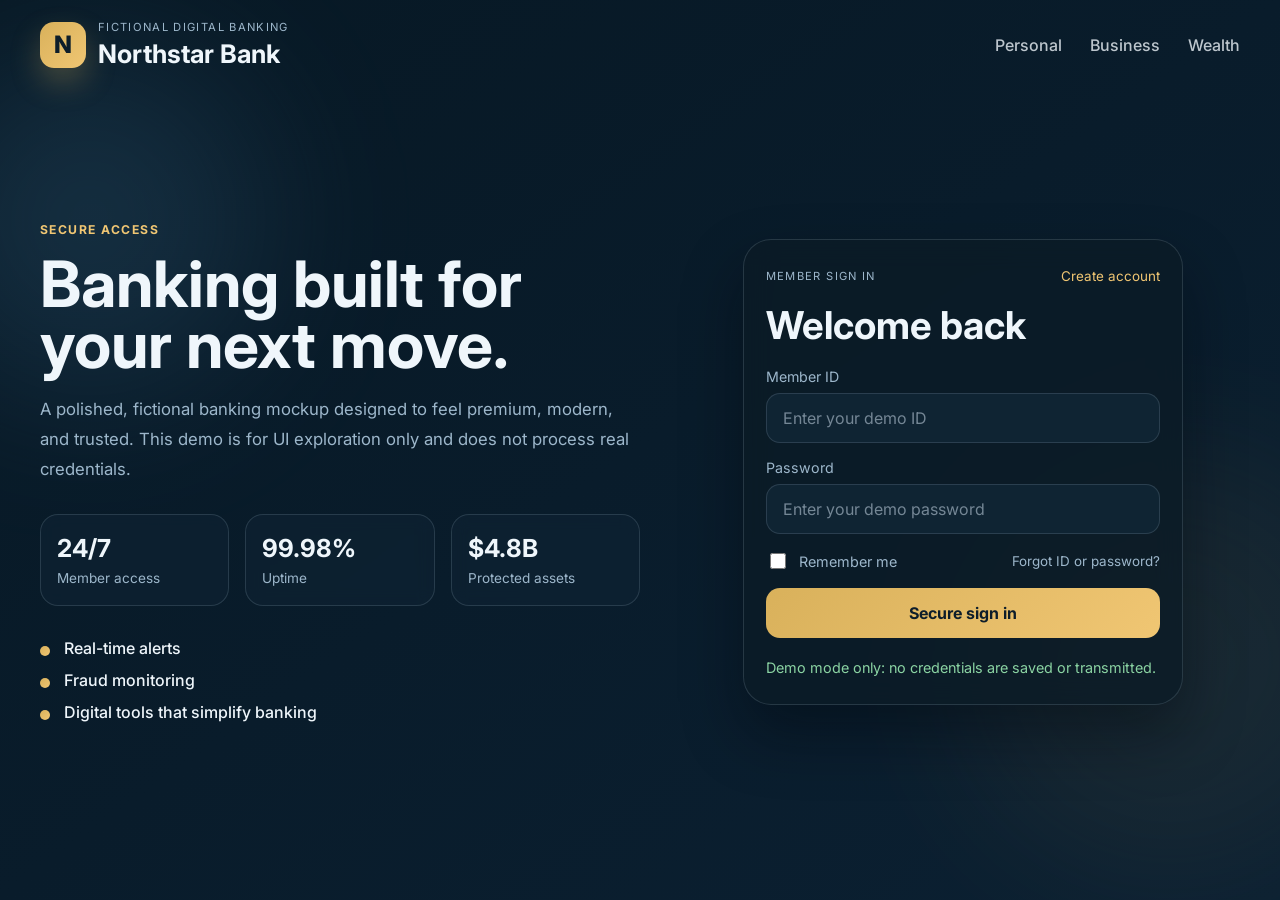
<file: index.html>
<!DOCTYPE html>
<html lang="en">
  <head>
    <meta charset="UTF-8" />
    <meta name="viewport" content="width=device-width, initial-scale=1.0" />
    <title>Northstar Bank | Secure Sign In</title>
    <meta
      name="description"
      content="Northstar Bank demo login experience with a premium digital banking aesthetic."
    />
    <link rel="preconnect" href="https://fonts.googleapis.com" />
    <link rel="preconnect" href="https://fonts.gstatic.com" crossorigin />
    <link
      href="https://fonts.googleapis.com/css2?family=Inter:wght@400;500;600;700;800&display=swap"
      rel="stylesheet"
    />
    <link rel="stylesheet" href="styles.css" />
  </head>
  <body class="auth-body">
    <div class="ambient ambient-one"></div>
    <div class="ambient ambient-two"></div>

    <header class="top-nav container">
      <div class="brand-group">
        <div class="brand-mark">N</div>
        <div>
          <p class="mini-label">Fictional digital banking</p>
          <h1>Northstar Bank</h1>
        </div>
      </div>
      <nav class="nav-links" aria-label="Main navigation">
        <a href="#">Personal</a>
        <a href="#">Business</a>
        <a href="#">Wealth</a>
      </nav>
    </header>

    <main class="auth-shell container">
      <section class="hero-copy">
        <p class="eyebrow">Secure access</p>
        <h2>Banking built for your next move.</h2>
        <p class="lede">
          A polished, fictional banking mockup designed to feel premium, modern, and trusted.
          This demo is for UI exploration only and does not process real credentials.
        </p>

        <div class="hero-metrics" aria-label="Banking features">
          <div class="metric-box">
            <strong>24/7</strong>
            <span>Member access</span>
          </div>
          <div class="metric-box">
            <strong>99.98%</strong>
            <span>Uptime</span>
          </div>
          <div class="metric-box">
            <strong>$4.8B</strong>
            <span>Protected assets</span>
          </div>
        </div>

        <ul class="benefits-list">
          <li>Real-time alerts</li>
          <li>Fraud monitoring</li>
          <li>Digital tools that simplify banking</li>
        </ul>
      </section>

      <section class="auth-card" aria-labelledby="login-heading">
        <div class="card-topline">
          <p class="mini-label alt">Member sign in</p>
          <a href="signup.html" class="text-link">Create account</a>
        </div>

        <h3 id="login-heading">Welcome back</h3>

        <form id="loginForm" novalidate>
          <label class="field">
            <span>Member ID</span>
            <input
              id="memberId"
              name="memberId"
              type="text"
              placeholder="Enter your demo ID"
              autocomplete="off"
            />
          </label>

          <label class="field">
            <span>Password</span>
            <input
              id="password"
              name="password"
              type="password"
              placeholder="Enter your demo password"
              autocomplete="off"
            />
          </label>

          <div class="form-row">
            <label class="remember-me">
              <input type="checkbox" />
              <span>Remember me</span>
            </label>
            <a href="#" class="text-link muted">Forgot ID or password?</a>
          </div>

          <button type="submit" class="primary-btn">Secure sign in</button>
        </form>

        <p id="statusMessage" class="status-message" aria-live="polite">
          Demo mode only: no credentials are saved or transmitted.
        </p>
      </section>
    </main>

    <script src="script.js"></script>
  </body>
</html>
</file>
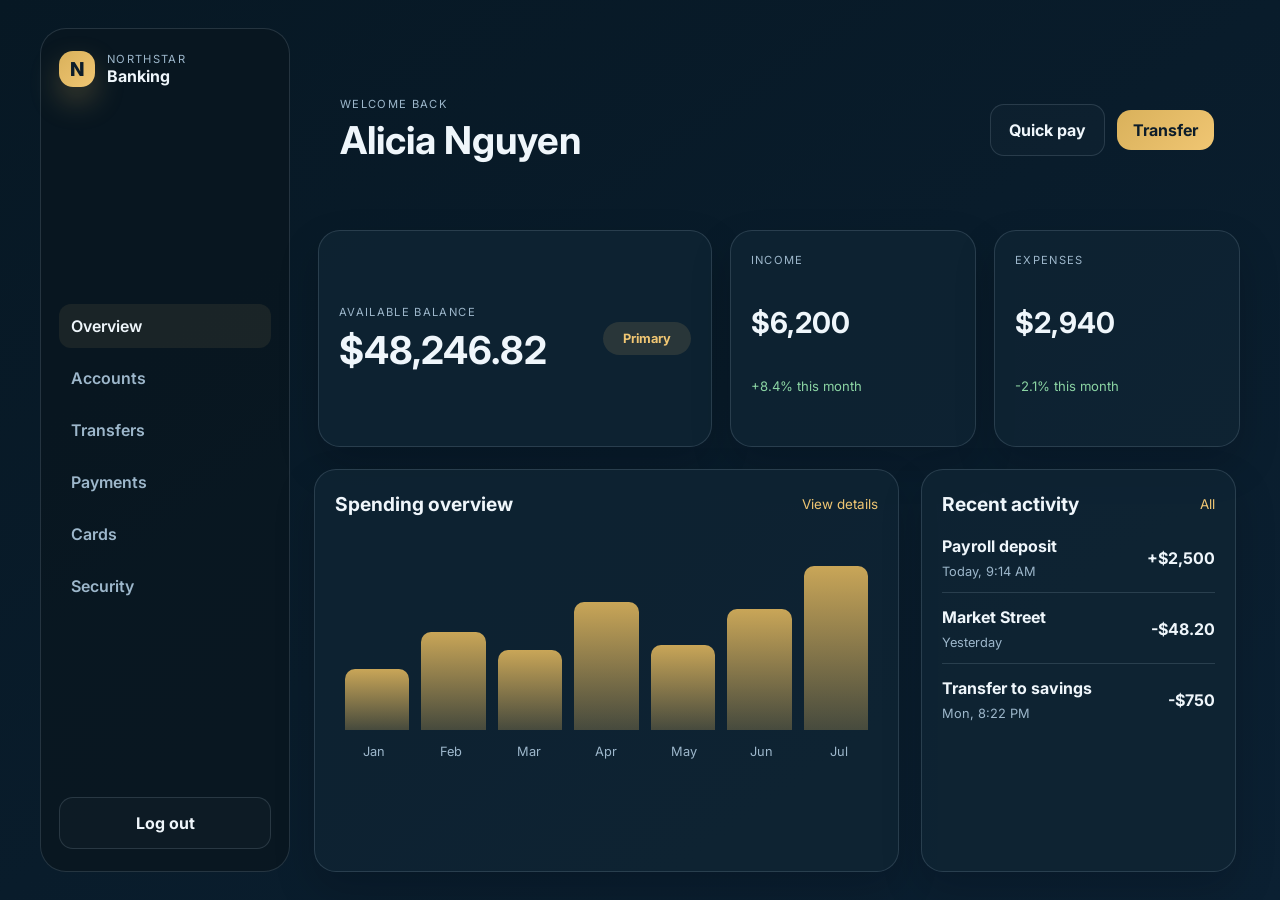
<file: dashboard.html>
<!DOCTYPE html>
<html lang="en">
  <head>
    <meta charset="UTF-8" />
    <meta name="viewport" content="width=device-width, initial-scale=1.0" />
    <title>Northstar Bank | Dashboard</title>
    <link rel="preconnect" href="https://fonts.googleapis.com" />
    <link rel="preconnect" href="https://fonts.gstatic.com" crossorigin />
    <link
      href="https://fonts.googleapis.com/css2?family=Inter:wght@400;500;600;700;800&display=swap"
      rel="stylesheet"
    />
    <link rel="stylesheet" href="styles.css" />
  </head>
  <body class="dashboard-body">
    <div class="dashboard-shell container">
      <aside class="sidebar">
        <div class="sidebar-brand">
          <div class="brand-mark small">N</div>
          <div>
            <p class="mini-label">Northstar</p>
            <strong>Banking</strong>
          </div>
        </div>

        <nav class="side-nav" aria-label="Dashboard navigation">
          <a href="#" class="active">Overview</a>
          <a href="#">Accounts</a>
          <a href="#">Transfers</a>
          <a href="#">Payments</a>
          <a href="#">Cards</a>
          <a href="#">Security</a>
        </nav>

        <button class="ghost-btn" type="button">Log out</button>
      </aside>

      <main class="dashboard-main">
        <header class="dashboard-header">
          <div>
            <p class="mini-label">Welcome back</p>
            <h2>Alicia Nguyen</h2>
          </div>
          <div class="header-actions">
            <button class="ghost-btn" type="button">Quick pay</button>
            <button class="primary-btn small" type="button">Transfer</button>
          </div>
        </header>

        <section class="account-summary">
          <div class="summary-card hero-card">
            <div>
              <p class="mini-label alt">Available balance</p>
              <h3>$48,246.82</h3>
            </div>
            <div class="chip">Primary</div>
          </div>

          <div class="summary-card mini-card">
            <p class="mini-label alt">Income</p>
            <strong>$6,200</strong>
            <span>+8.4% this month</span>
          </div>

          <div class="summary-card mini-card">
            <p class="mini-label alt">Expenses</p>
            <strong>$2,940</strong>
            <span>-2.1% this month</span>
          </div>
        </section>

        <section class="content-grid">
          <article class="panel large-panel">
            <div class="panel-header">
              <h4>Spending overview</h4>
              <a href="#" class="text-link">View details</a>
            </div>
            <div class="chart-bars" aria-label="Spending chart">
              <span style="height: 34%"></span>
              <span style="height: 55%"></span>
              <span style="height: 45%"></span>
              <span style="height: 72%"></span>
              <span style="height: 48%"></span>
              <span style="height: 68%"></span>
              <span style="height: 92%"></span>
            </div>
            <div class="chart-labels">
              <span>Jan</span>
              <span>Feb</span>
              <span>Mar</span>
              <span>Apr</span>
              <span>May</span>
              <span>Jun</span>
              <span>Jul</span>
            </div>
          </article>

          <article class="panel">
            <div class="panel-header">
              <h4>Recent activity</h4>
              <a href="#" class="text-link">All</a>
            </div>
            <ul class="activity-list">
              <li>
                <div>
                  <strong>Payroll deposit</strong>
                  <span>Today, 9:14 AM</span>
                </div>
                <em>+$2,500</em>
              </li>
              <li>
                <div>
                  <strong>Market Street</strong>
                  <span>Yesterday</span>
                </div>
                <em>-$48.20</em>
              </li>
              <li>
                <div>
                  <strong>Transfer to savings</strong>
                  <span>Mon, 8:22 PM</span>
                </div>
                <em>-$750</em>
              </li>
            </ul>
          </article>
        </section>
      </main>
    </div>

    <script src="script.js"></script>
  </body>
</html>
</file>
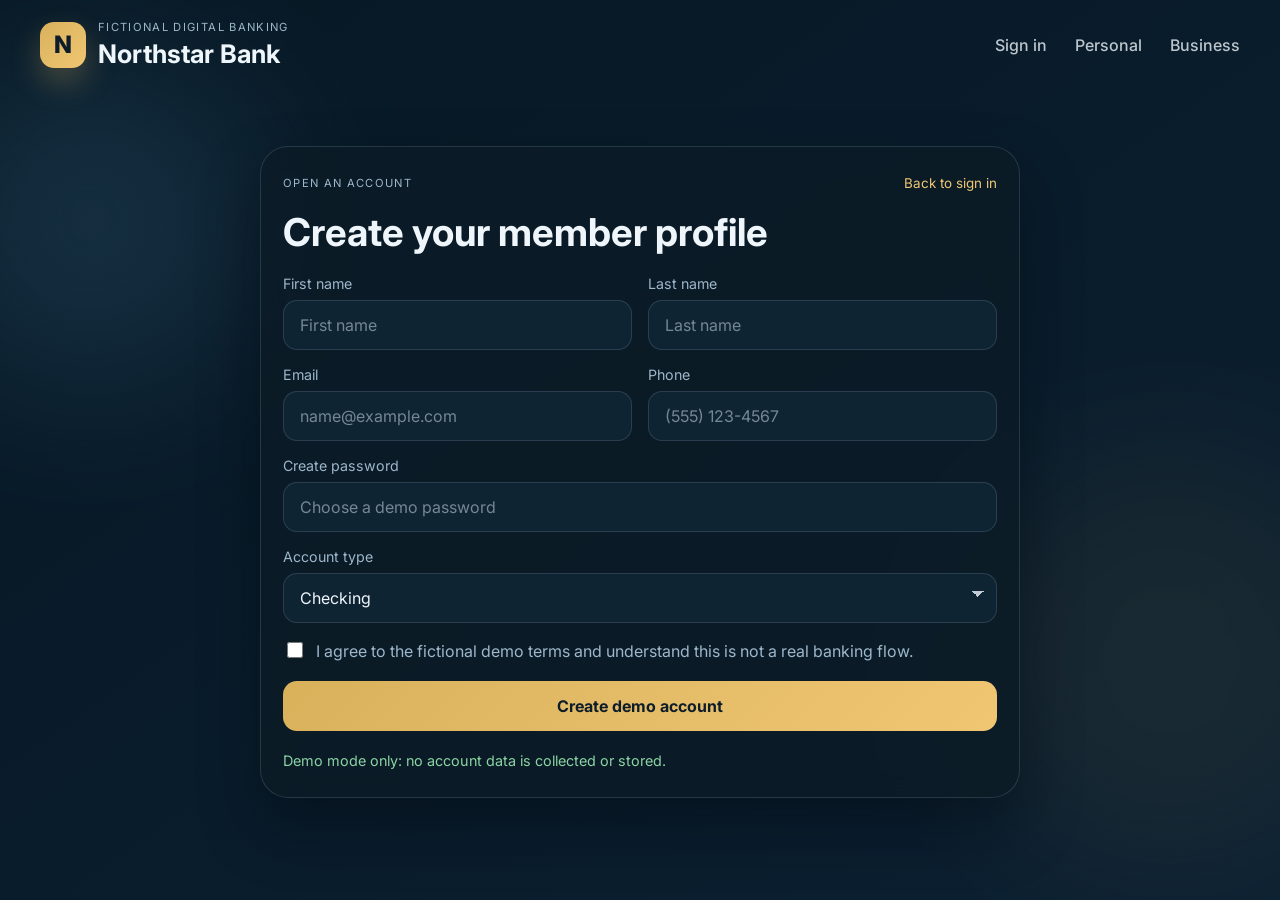
<file: signup.html>
<!DOCTYPE html>
<html lang="en">
  <head>
    <meta charset="UTF-8" />
    <meta name="viewport" content="width=device-width, initial-scale=1.0" />
    <title>Northstar Bank | Create Account</title>
    <link rel="preconnect" href="https://fonts.googleapis.com" />
    <link rel="preconnect" href="https://fonts.gstatic.com" crossorigin />
    <link
      href="https://fonts.googleapis.com/css2?family=Inter:wght@400;500;600;700;800&display=swap"
      rel="stylesheet"
    />
    <link rel="stylesheet" href="styles.css" />
  </head>
  <body class="auth-body">
    <div class="ambient ambient-one"></div>
    <div class="ambient ambient-two"></div>

    <header class="top-nav container">
      <div class="brand-group">
        <div class="brand-mark">N</div>
        <div>
          <p class="mini-label">Fictional digital banking</p>
          <h1>Northstar Bank</h1>
        </div>
      </div>
      <nav class="nav-links" aria-label="Main navigation">
        <a href="index.html">Sign in</a>
        <a href="#">Personal</a>
        <a href="#">Business</a>
      </nav>
    </header>

    <main class="auth-shell container signup-shell">
      <section class="auth-card wide-card" aria-labelledby="signup-heading">
        <div class="card-topline">
          <p class="mini-label alt">Open an account</p>
          <a href="index.html" class="text-link">Back to sign in</a>
        </div>

        <h3 id="signup-heading">Create your member profile</h3>

        <form id="signupForm" novalidate class="signup-form">
          <div class="field-row two-up">
            <label class="field">
              <span>First name</span>
              <input type="text" placeholder="First name" />
            </label>
            <label class="field">
              <span>Last name</span>
              <input type="text" placeholder="Last name" />
            </label>
          </div>

          <div class="field-row two-up">
            <label class="field">
              <span>Email</span>
              <input type="email" placeholder="name@example.com" />
            </label>
            <label class="field">
              <span>Phone</span>
              <input type="tel" placeholder="(555) 123-4567" />
            </label>
          </div>

          <label class="field">
            <span>Create password</span>
            <input type="password" placeholder="Choose a demo password" />
          </label>

          <label class="field">
            <span>Account type</span>
            <select>
              <option>Checking</option>
              <option>Savings</option>
              <option>Business</option>
            </select>
          </label>

          <label class="checkbox-inline">
            <input type="checkbox" />
            <span>I agree to the fictional demo terms and understand this is not a real banking flow.</span>
          </label>

          <button type="submit" class="primary-btn">Create demo account</button>
        </form>

        <p id="signupStatus" class="status-message" aria-live="polite">
          Demo mode only: no account data is collected or stored.
        </p>
      </section>
    </main>

    <script src="script.js"></script>
  </body>
</html>
</file>
<file: styles.css>
:root {
  --bg-deep: #071824;
  --bg-mid: #0b2032;
  --bg-soft: #112b3d;
  --panel: rgba(10, 25, 38, 0.8);
  --panel-strong: rgba(15, 36, 52, 0.96);
  --panel-alt: rgba(18, 40, 58, 0.94);
  --line: rgba(165, 186, 206, 0.18);
  --text: #eff6fb;
  --muted: #9db7cb;
  --accent: #d9b15b;
  --accent-strong: #f0c673;
  --success: #8bd4a3;
  --warning: #f5d297;
  --shadow: rgba(2, 8, 14, 0.42);
}

* {
  box-sizing: border-box;
}

html {
  scroll-behavior: smooth;
}

body {
  margin: 0;
  min-height: 100vh;
  font-family: "Inter", sans-serif;
  color: var(--text);
  background: linear-gradient(145deg, var(--bg-deep), var(--bg-mid));
}

img {
  max-width: 100%;
  display: block;
}

a {
  color: inherit;
  text-decoration: none;
}

button,
input,
select {
  font: inherit;
}

.container {
  width: min(1200px, calc(100% - 32px));
  margin: 0 auto;
}

.auth-body,
.dashboard-body {
  position: relative;
  overflow: hidden;
}

.ambient {
  position: absolute;
  border-radius: 999px;
  filter: blur(80px);
  opacity: 0.5;
  pointer-events: none;
}

.ambient-one {
  width: 340px;
  height: 340px;
  left: -80px;
  top: 50px;
  background: rgba(68, 118, 154, 0.45);
}

.ambient-two {
  width: 420px;
  height: 420px;
  right: -100px;
  bottom: 30px;
  background: rgba(217, 177, 91, 0.14);
}

.top-nav {
  position: relative;
  z-index: 1;
  display: flex;
  justify-content: space-between;
  align-items: center;
  gap: 20px;
  padding: 20px 0 8px;
}

.brand-group {
  display: flex;
  align-items: center;
  gap: 12px;
}

.brand-mark {
  width: 46px;
  height: 46px;
  border-radius: 14px;
  display: grid;
  place-items: center;
  background: linear-gradient(135deg, var(--accent), var(--accent-strong));
  color: #0d1d2a;
  font-weight: 800;
  font-size: 1.5rem;
  box-shadow: 0 14px 30px rgba(217, 177, 91, 0.28);
}

.brand-mark.small {
  width: 36px;
  height: 36px;
  font-size: 1.2rem;
}

h1, h2, h3, h4, p {
  margin: 0;
}

.mini-label {
  font-size: 0.7rem;
  letter-spacing: 0.12em;
  text-transform: uppercase;
  color: var(--muted);
}

.mini-label.alt {
  color: var(--muted);
}

h1 {
  margin-top: 4px;
  font-size: clamp(1.4rem, 2vw, 2rem);
}

.nav-links {
  display: flex;
  align-items: center;
  gap: 28px;
  color: rgba(239, 246, 251, 0.78);
  font-weight: 500;
}

.nav-links a,
.text-link {
  transition: opacity 0.2s ease, color 0.2s ease;
}

.nav-links a:hover,
.text-link:hover {
  opacity: 0.9;
  color: var(--accent-strong);
}

.auth-shell {
  position: relative;
  z-index: 1;
  min-height: calc(100vh - 90px);
  display: grid;
  grid-template-columns: 1.15fr 0.85fr;
  align-items: center;
  gap: 30px;
  padding: 30px 0 50px;
}

.signup-shell {
  grid-template-columns: 1fr;
  align-items: center;
  justify-items: center;
}

.hero-copy {
  padding: 20px 10px 20px 0;
}

.eyebrow {
  font-size: 0.76rem;
  text-transform: uppercase;
  letter-spacing: 0.12em;
  color: var(--accent-strong);
  font-weight: 700;
}

.hero-copy h2 {
  margin-top: 16px;
  font-size: clamp(2.8rem, 5vw, 5rem);
  line-height: 0.96;
  max-width: 550px;
}

.lede {
  margin-top: 18px;
  max-width: 590px;
  color: var(--muted);
  font-size: 1.05rem;
  line-height: 1.8;
}

.hero-metrics {
  display: grid;
  grid-template-columns: repeat(3, minmax(120px, 1fr));
  gap: 16px;
  margin-top: 30px;
  max-width: 600px;
}

.metric-box {
  padding: 18px 16px;
  border: 1px solid var(--line);
  border-radius: 18px;
  background: rgba(15, 36, 52, 0.6);
  backdrop-filter: blur(8px);
}

.metric-box strong {
  display: block;
  font-size: 1.55rem;
  margin-bottom: 4px;
}

.metric-box span {
  color: var(--muted);
  font-size: 0.85rem;
}

.benefits-list {
  display: grid;
  gap: 12px;
  list-style: none;
  padding: 0;
  margin: 32px 0 0;
}

.benefits-list li {
  position: relative;
  padding-left: 24px;
  color: var(--text);
  font-weight: 500;
}

.benefits-list li::before {
  content: "";
  position: absolute;
  width: 10px;
  height: 10px;
  left: 0;
  top: 8px;
  border-radius: 50%;
  background: linear-gradient(135deg, var(--accent), var(--accent-strong));
}

.auth-card {
  width: min(100%, 440px);
  padding: 28px 22px 24px;
  border: 1px solid var(--line);
  border-radius: 28px;
  background: rgba(11, 27, 39, 0.82);
  backdrop-filter: blur(14px);
  box-shadow: 0 30px 60px var(--shadow);
}

.wide-card {
  width: min(100%, 760px);
}

.card-topline {
  display: flex;
  justify-content: space-between;
  align-items: center;
  gap: 12px;
  margin-bottom: 18px;
}

.text-link {
  font-size: 0.84rem;
  color: var(--accent-strong);
  text-decoration: none;
}

.text-link.muted {
  color: var(--muted);
}

.auth-card h3 {
  margin: 0 0 20px;
  font-size: clamp(2rem, 3vw, 2.5rem);
}

form {
  display: grid;
  gap: 16px;
}

.field {
  display: grid;
  gap: 8px;
}

.field span {
  color: var(--muted);
  font-size: 0.89rem;
}

input,
select {
  width: 100%;
  border: 1px solid var(--line);
  border-radius: 14px;
  background: rgba(18, 39, 55, 0.8);
  color: var(--text);
  padding: 14px 16px;
  outline: none;
  transition: border-color 0.2s ease, box-shadow 0.2s ease;
}

input::placeholder {
  color: rgba(204, 220, 233, 0.54);
}

input:focus,
select:focus {
  border-color: rgba(240, 198, 115, 0.88);
  box-shadow: 0 0 0 4px rgba(240, 198, 115, 0.08);
}

select {
  appearance: none;
  background-image: linear-gradient(45deg, transparent 50%, rgba(239, 246, 251, 0.8) 50%),
    linear-gradient(135deg, rgba(239, 246, 251, 0.8) 50%, transparent 50%);
  background-position: calc(100% - 18px) calc(50% - 4px), calc(100% - 12px) calc(50% - 4px);
  background-size: 6px 6px, 6px 6px;
  background-repeat: no-repeat;
}

.form-row {
  display: flex;
  justify-content: space-between;
  align-items: center;
  gap: 14px;
  font-size: 0.9rem;
  color: var(--muted);
}

.remember-me,
.checkbox-inline {
  display: inline-flex;
  align-items: center;
  gap: 10px;
}

.remember-me input,
.checkbox-inline input {
  width: 16px;
  height: 16px;
  accent-color: var(--accent);
}

.primary-btn,
.ghost-btn {
  border: none;
  border-radius: 14px;
  padding: 15px 18px;
  font-weight: 700;
  cursor: pointer;
  transition: transform 0.15s ease, opacity 0.15s ease;
}

.primary-btn {
  background: linear-gradient(135deg, var(--accent) 0%, var(--accent-strong) 100%);
  color: #0d1d2a;
}

.primary-btn.small {
  padding: 10px 16px;
}

.ghost-btn {
  background: rgba(255, 255, 255, 0.02);
  border: 1px solid var(--line);
  color: var(--text);
}

.primary-btn:hover,
.ghost-btn:hover {
  transform: translateY(-1px);
}

.status-message {
  margin-top: 18px;
  min-height: 24px;
  color: var(--success);
  line-height: 1.6;
  font-size: 0.9rem;
}

.field-row {
  display: grid;
  gap: 16px;
}

.two-up {
  grid-template-columns: repeat(2, minmax(0, 1fr));
}

.checkbox-inline {
  align-items: flex-start;
  color: var(--muted);
  line-height: 1.6;
}

.signup-form {
  margin-top: 8px;
}

.dashboard-shell {
  display: grid;
  grid-template-columns: 250px minmax(0, 1fr);
  gap: 24px;
  min-height: 100vh;
  padding: 28px 0;
}

.sidebar {
  background: rgba(9, 22, 31, 0.78);
  border: 1px solid var(--line);
  border-radius: 26px;
  padding: 22px 18px;
  display: flex;
  flex-direction: column;
  justify-content: space-between;
}

.sidebar-brand {
  display: flex;
  align-items: center;
  gap: 12px;
}

.side-nav {
  display: grid;
  gap: 8px;
  margin-top: 28px;
}

.side-nav a {
  padding: 12px 12px;
  border-radius: 12px;
  color: var(--muted);
  font-weight: 600;
  transition: background 0.2s ease, color 0.2s ease;
}

.side-nav a.active,
.side-nav a:hover {
  background: rgba(240, 198, 115, 0.08);
  color: var(--text);
}

.dashboard-main {
  display: grid;
  gap: 22px;
}

.dashboard-header {
  display: flex;
  justify-content: space-between;
  align-items: center;
  gap: 16px;
  padding: 24px 26px 0;
}

.dashboard-header h2 {
  margin-top: 6px;
  font-size: clamp(2rem, 3vw, 2.7rem);
}

.header-actions {
  display: flex;
  align-items: center;
  gap: 12px;
}

.account-summary {
  display: grid;
  grid-template-columns: minmax(0, 1.6fr) repeat(2, minmax(150px, 1fr));
  gap: 18px;
  padding: 0 0 0 4px;
}

.summary-card,
.panel {
  background: rgba(16, 37, 52, 0.8);
  border: 1px solid var(--line);
  border-radius: 22px;
  box-shadow: 0 18px 40px rgba(2, 7, 12, 0.18);
}

.summary-card {
  padding: 22px 20px;
}

.hero-card {
  display: flex;
  justify-content: space-between;
  align-items: center;
  gap: 16px;
}

.hero-card h3 {
  margin-top: 8px;
  font-size: clamp(2rem, 3vw, 2.7rem);
}

.chip {
  display: inline-flex;
  align-items: center;
  justify-content: center;
  min-width: 88px;
  padding: 9px 12px;
  border-radius: 999px;
  background: rgba(240, 198, 115, 0.12);
  color: var(--accent-strong);
  font-size: 0.8rem;
  font-weight: 700;
}

.mini-card {
  display: grid;
  gap: 8px;
}

.mini-card strong {
  font-size: 1.8rem;
}

.mini-card span {
  color: var(--success);
  font-size: 0.82rem;
}

.content-grid {
  display: grid;
  grid-template-columns: minmax(0, 1.3fr) minmax(0, 0.7fr);
  gap: 22px;
  padding: 0 4px 0 0;
}

.panel {
  padding: 22px 20px;
}

.panel-header {
  display: flex;
  justify-content: space-between;
  align-items: center;
  gap: 12px;
  margin-bottom: 20px;
}

.panel-header h4 {
  font-size: 1.2rem;
}

.chart-bars {
  height: 200px;
  display: flex;
  align-items: end;
  gap: 12px;
  padding: 16px 10px 6px;
}

.chart-bars span {
  flex: 1;
  border-radius: 10px 10px 0 0;
  background: linear-gradient(180deg, rgba(217, 177, 91, 0.92), rgba(217, 177, 91, 0.28));
}

.chart-labels {
  display: grid;
  grid-template-columns: repeat(7, minmax(0, 1fr));
  color: var(--muted);
  font-size: 0.8rem;
  margin-top: 8px;
  text-align: center;
}

.activity-list {
  list-style: none;
  padding: 0;
  margin: 0;
  display: grid;
  gap: 14px;
}

.activity-list li {
  display: flex;
  justify-content: space-between;
  gap: 12px;
  align-items: center;
  padding-bottom: 12px;
  border-bottom: 1px solid var(--line);
}

.activity-list li:last-child {
  border-bottom: none;
  padding-bottom: 0;
}

.activity-list strong {
  display: block;
  margin-bottom: 4px;
}

.activity-list span {
  color: var(--muted);
  font-size: 0.8rem;
}

.activity-list em {
  font-style: normal;
  color: var(--text);
  font-weight: 700;
}

@media (max-width: 980px) {
  .auth-shell {
    grid-template-columns: 1fr;
    padding-top: 8px;
  }

  .hero-copy {
    padding-right: 0;
  }

  .dashboard-shell {
    grid-template-columns: 1fr;
  }

  .sidebar {
    padding-bottom: 16px;
  }
}

@media (max-width: 720px) {
  .top-nav {
    flex-direction: column;
    align-items: flex-start;
  }

  .nav-links {
    gap: 14px;
    flex-wrap: wrap;
  }

  .hero-metrics,
  .two-up,
  .account-summary,
  .content-grid {
    grid-template-columns: 1fr;
  }

  .dashboard-header,
  .header-actions,
  .card-topline,
  .form-row {
    flex-direction: column;
    align-items: flex-start;
  }

  .auth-card,
  .wide-card {
    width: 100%;
  }
}
</file>
